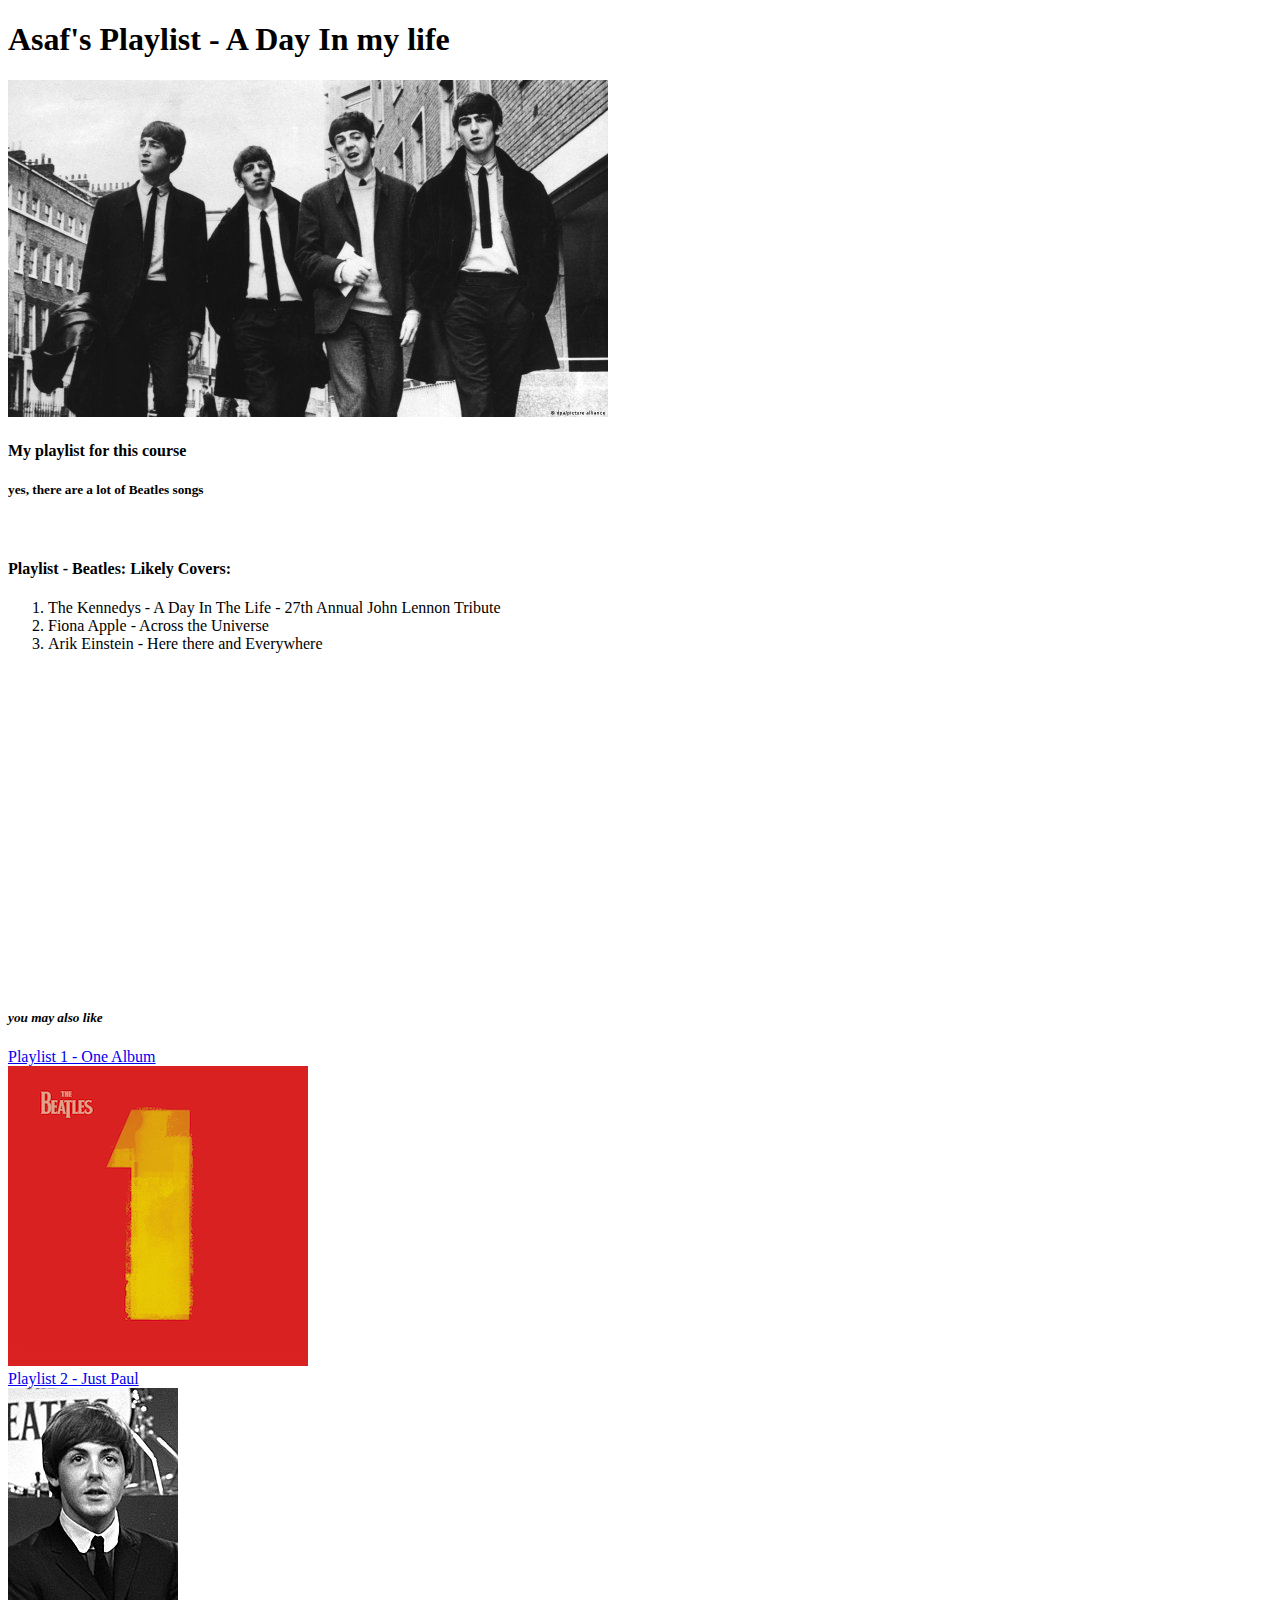
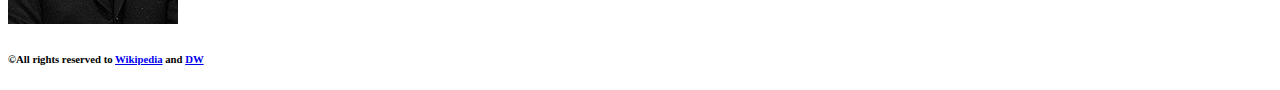
<file: ex1/index.html>
<!DOCTYPE html>
<html>
    <head>
        <title>Asaf Zafrir - In my life</title>
    </head>
    <body>
        <meta name="viewport"
        content="width=device=width,initial-scale=1.0">
        <link rel="stylesheet"
        href="http://se.shenkar.ac.il/students/2022-2023/web1/assets/style.min.css">
        <a href="#" class="logo"></a>
        <h1>
            <section>Asaf's Playlist - A Day In my life</section>
        </h1>
        <img src="./images/beatles.jpg"></img>
        <h4>My playlist for this course</h4>
        <h5>yes, there are a lot of Beatles songs</h5>
        <br>
        <h4>Playlist - Beatles: Likely Covers:</h4>
        <ol>
            <li>The Kennedys - A Day In The Life - 27th Annual John Lennon Tribute</h5>
            <li>Fiona Apple - Across the Universe</li>
            <li>Arik Einstein - Here there and Everywhere</li>
        </ol>
        <iframe width="560" height="315" src="https://www.youtube.com/embed/ZQZNPycVux4" title="YouTube video player" frameborder="0" allow="accelerometer; autoplay; clipboard-write; encrypted-media; gyroscope; picture-in-picture; web-share" allowfullscreen></iframe>
        <h5></h5>
        <h5><em>you may also like</em></h5>
        <a href="firstPlaylist/index.html"><section>Playlist 1 - One Album</section><img src="./firstPlaylist/images/The_Beatles_1_album_cover.jpg"></a>
        <a href="secondPlaylist/index.html"><section>Playlist 2 - Just Paul</section><img src="./secondPlaylist/images/Paul Then resized.jpg"></a>
        <h6>&copy;All rights reserved to <a href="https://en.wikipedia.org/wiki/1_%28Beatles_album%29" target="_blank">Wikipedia</a> and <a href="https://www.dw.com/en/how-the-beatles-career-started/a-63332022" target="_blank">DW</a></h6>
    </body>
</html>
</file>
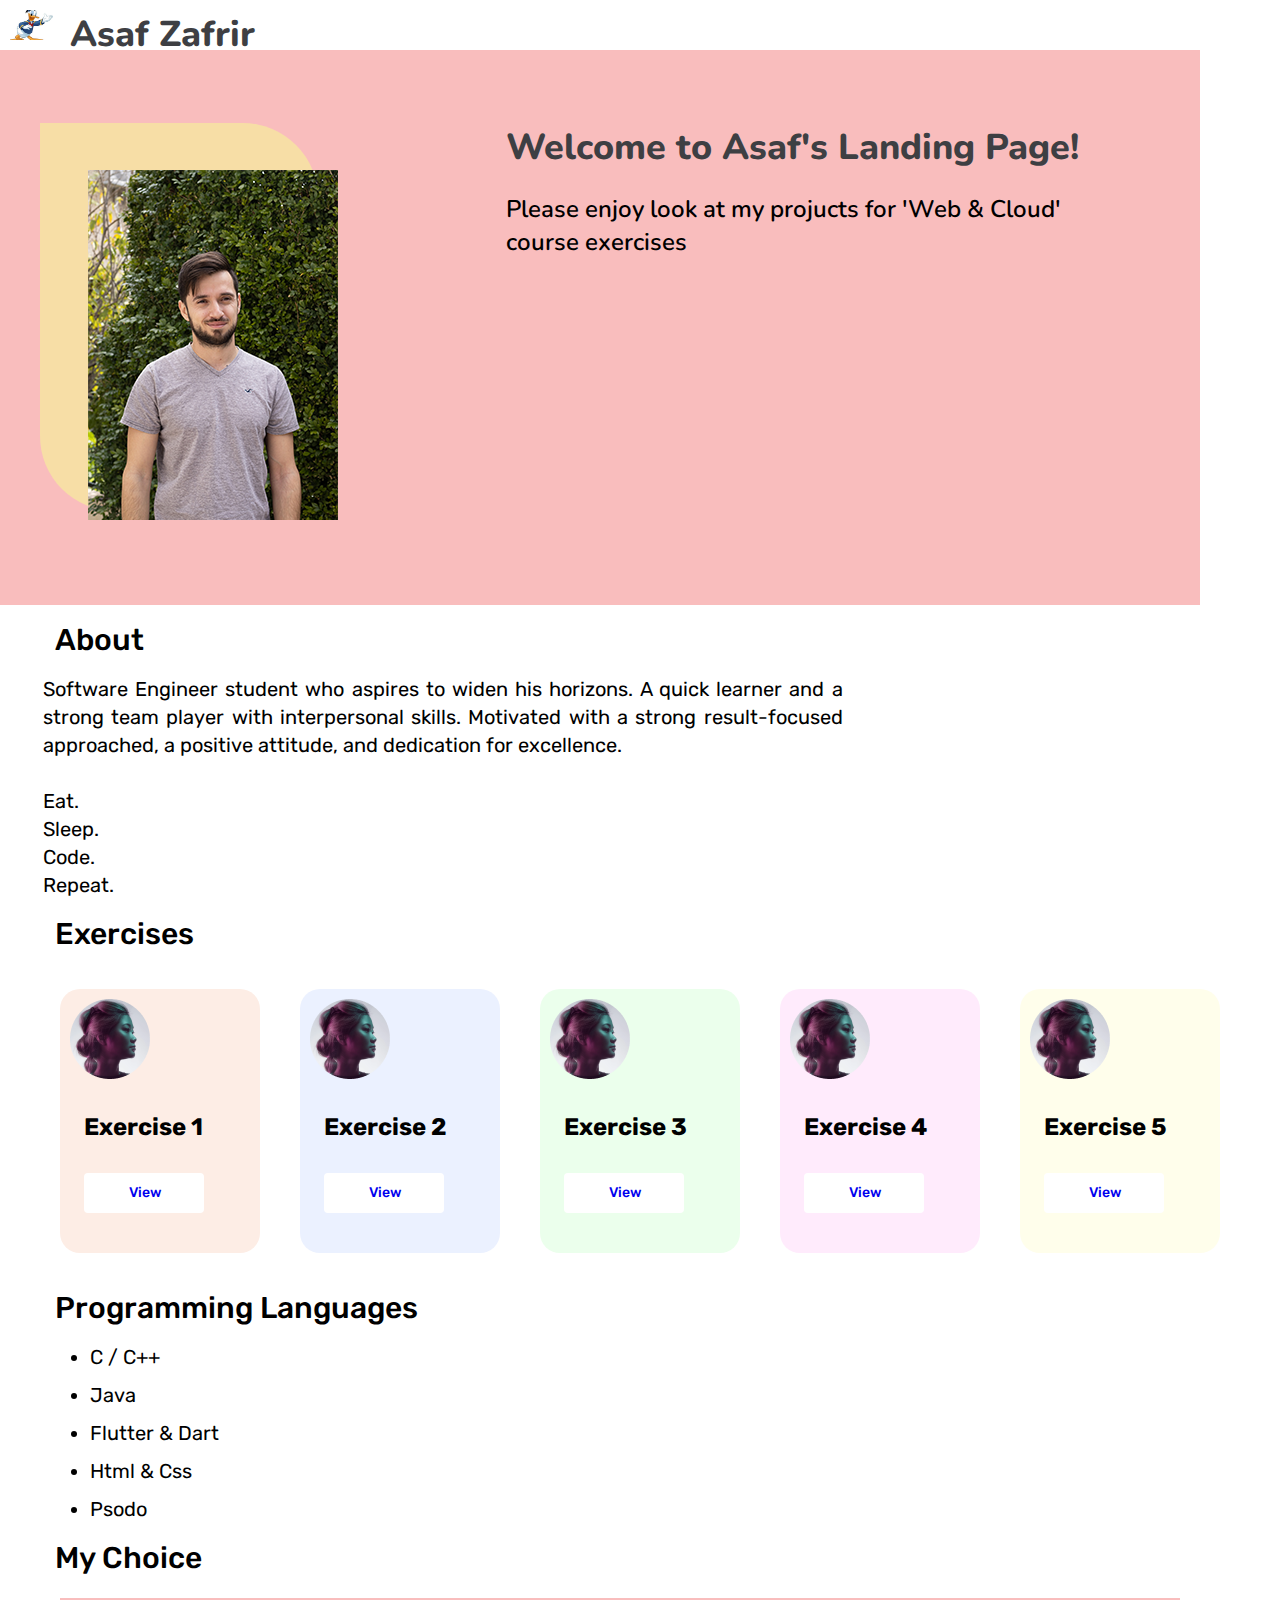
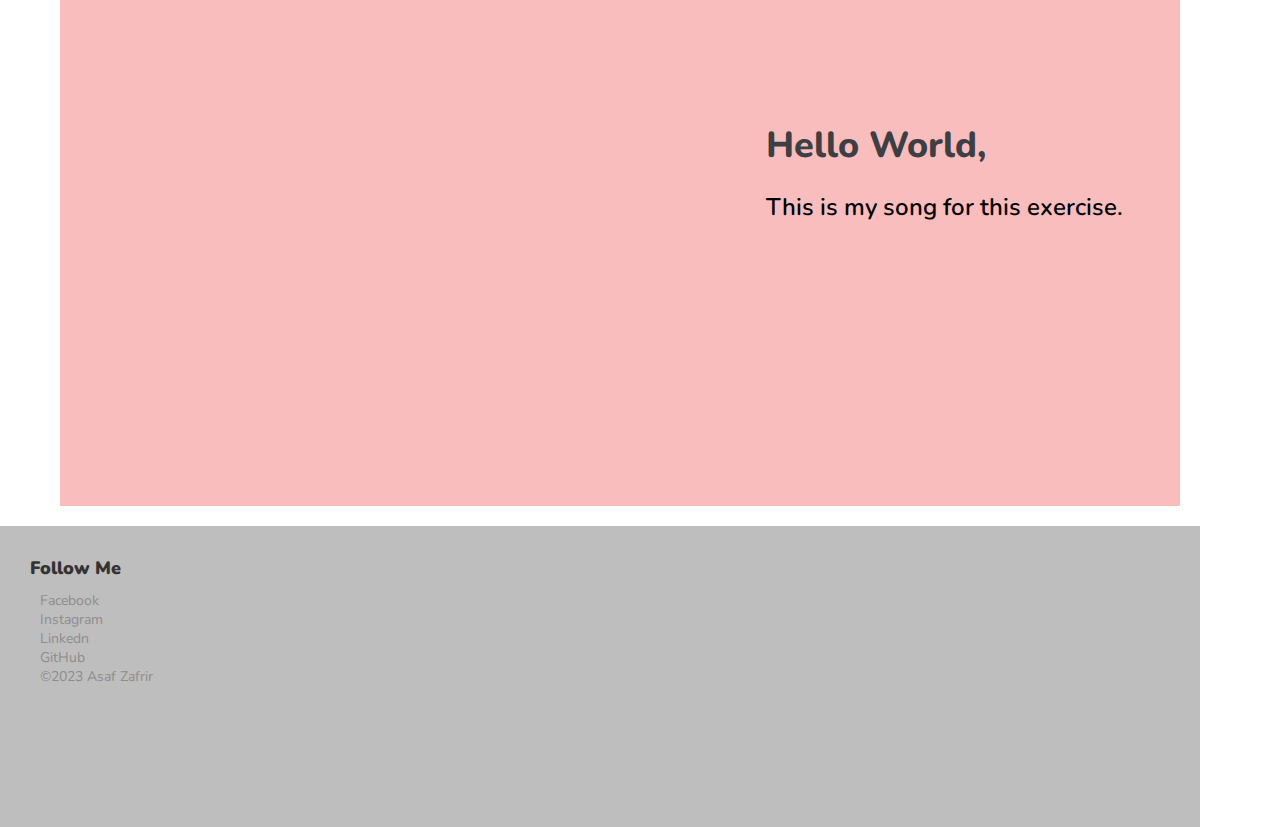
<file: ex2/index.html>
<!DOCTYPE html>
<html lang="en">
<head>
    <meta charset="UTF-8">
    <meta http-equiv="X-UA-Compatible" content="IE=edge">
    <meta name="viewport"
    content="width=device=width,initial-scale=1.0">
    <link rel="stylesheet" type="text/css" href="//fonts.googleapis.com/css?family=Rubik">
    <link rel="stylesheet" type="text/css" href="//fonts.googleapis.com/css?family=Nunito">
    <link rel="stylesheet" href="./css/css_pack.css">
    <title>Asaf Zafrir</title>
</head>
<body>
    <header>
    <a href="#" class="logo"><h1>Asaf Zafrir</h1></a>
    </header>
    <main>
        <h1>Welcome to Asaf's Landing Page!</h1>
        <h2>Please enjoy look at my projucts for 'Web & Cloud' course exercises</h2> 
        <section class="pictureBackground"></section>
        <section class="profilePicture"></section>

    </main>
    <aside>
        <h2 class="title">About</h2>
        <p>Software Engineer student who aspires to widen his horizons. A quick learner and a strong team player with interpersonal skills. Motivated with a strong result-focused approached, a positive attitude, and dedication for excellence.<br><br>Eat.<br>Sleep.<br>Code.<br>Repeat.</p>
        <h2 class="title">Exercises</h2>
        <dev class="ex_container">
            <section class="ex_card">
                <img class="card_image" src="./images/XL.png">
                <h2>Exercise 1</h2>
                <a href="./exercises/ex1/index.html" target="_blank"><span class="view_button">View</span></a>
            </section>
            <section class="ex_card">
                <img class="card_image" src="./images/XL.png">
                <h2>Exercise 2</h2>
                <a href="#"><span class="view_button">View</span></a>
            </section>
            <section class="ex_card">
                <img class="card_image" src="./images/XL.png">
                <h2>Exercise 3</h2>
                <a href="./exercises/ex3/index.html"><span class="view_button">View</span></a>
            </section>
            <section class="ex_card">
                <img class="card_image" src="./images/XL.png">
                <h2>Exercise 4</h2>
                <a href="./exercises/ex4/index.html"><span class="view_button">View</span></a>
            </section>
            <section class="ex_card">
                <img class="card_image" src="./images/XL.png">
                <h2>Exercise 5</h2>
                <a href="./exercises/ex5/index.php"><span class="view_button">View</span></a>
                </section>
        </dev>
        <h2 class="title">Programming Languages</h2>
        <ul>
            <li>C / C++</li>
            <li>Java</li>
            <li>Flutter & Dart</li>
            <li>Html & Css</li>
            <li>Psodo</li>
        </ul>
        <h2 class="title">My Choice</h2>
        <section>
            <h1 class="my_choice">Hello World,</h1>
            <h2 class="my_choice2">This is my song for this exercise.</h2>
            <iframe class="my_choice3" width="560" height="315" src="https://www.youtube.com/embed/egMWlD3fLJ8" title="YouTube video player" frameborder="0" allow="accelerometer; autoplay; clipboard-write; encrypted-media; gyroscope; picture-in-picture; web-share" allowfullscreen></iframe></section>
    </aside>
    <footer>
    <h2><b>Follow Me</b></h2>
    <a href="https://www.facebook.com/asaf.zafrir/" target="_blank">Facebook</a>
    <br>
    <a href="https://www.instagram.com/asaf_z/" target="_blank">Instagram</a>
    <br>
    <a href="https://www.linkedin.com/in/asaf-zafrir-2613ab223/" target="_blank">Linkedn</a>
    <br>
    <a href="https://github.com/asafzaf" target="_blank">GitHub</a>
    <br>
    <a class="rights" href="#">&copy;2023 Asaf Zafrir</a>
</footer>
</body>

</html>
</file>
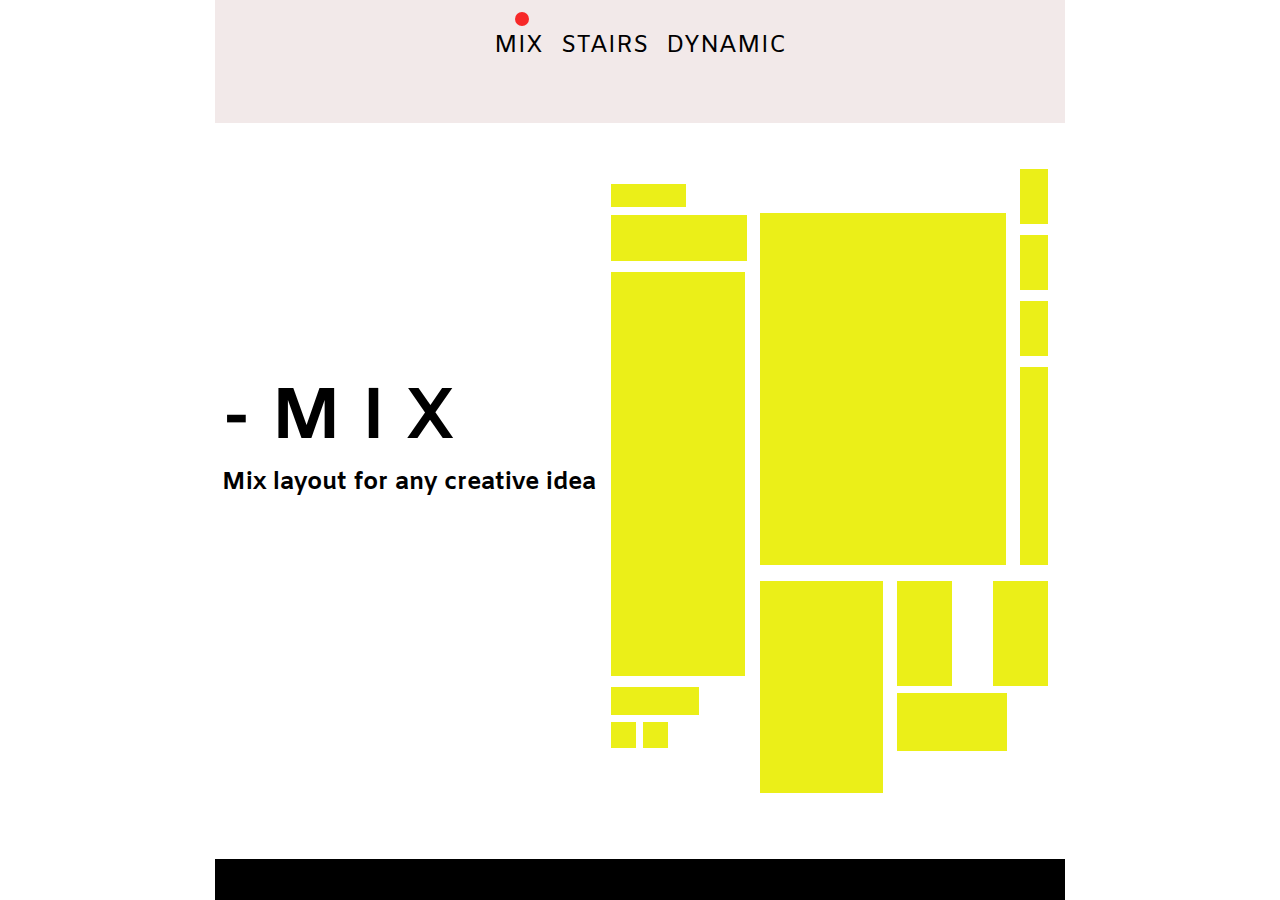
<file: ex3/index.html>
<!DOCTYPE html>
<html lang="en">
<head>
    <meta charset="UTF-8">
    <meta http-equiv="X-UA-Compatible" content="IE=edge">
    <meta name="viewport" content="width=device-width, initial-scale=1.0">
    <link rel="stylesheet" href="./css/css_pack.css">
    <link rel="stylesheet" type="text/css" href="//fonts.googleapis.com/css?family=Amiko">
    <title>Layout 1 - index</title>
</head>
<body>
    <header id="wrapper">
        <ul class="navigation">
            <!-- <div id="ellipse_layout1"></div> -->
            <li><a href="index.html">MIX</a><section class="ellipse_layout"></section></li>
            <li><a href="layout2.html">STAIRS</a></li>
            <li><a href="layout3.html">DYNAMIC</a></li>
        </nav>
    </header>
    <div id="wrapper" style="display: block;">
        <main id="layout1_main">
            <section>
                <h1>- M I X</h1>
                <h3>Mix layout for any creative idea</h3>
            </section>
            <section style="display: flex; justify-content: center; margin-top: 91px;">
                <section style="clear: unset;">
                    <section id="yellow_square" class="rectangle1"></section>
                    <section id="yellow_square" class="rectangle2"></section>
                    <section id="yellow_square" class="rectangle3"></section>
                    <section id="yellow_square" class="rectangle4"></section>
                    <div style="display: flex;">
                        <section id="yellow_square" class="rectangle5"></section>
                        <section id="yellow_square" class="rectangle5"></section>
                    </div>
                </section>
                <section style="clear: unset;">
                    <section style="clear: unset; display: flex; align-items: end;">
                        <section id="yellow_square" class="rectangle6"></section>
                        <div>
                            <section id="yellow_square" class="rectangle9"></section>
                            <section id="yellow_square" class="rectangle9"></section>
                            <section id="yellow_square" class="rectangle9"></section>
                            <section id="yellow_square" class="rectangle10"></section>
                        </div>
                    </section>
                    <div class="flex_box">
                        <section id="yellow_square" class="rectangle7"></section>
                        <div>
                            <section class="flex_box">
                                <section id="yellow_square" class="rectangle8"></section>
                                <section id="yellow_square" class="rectangle8"></section>
                            </section>
                            <section id="yellow_square" class="rectangle11"></section>

                        </div>
                    </div>
                </section>
            </section>
        </main>
    </div> 
    <section id="wrapper">
        <footer>
        </footer>
    </section>
</body>
</html>
</file>
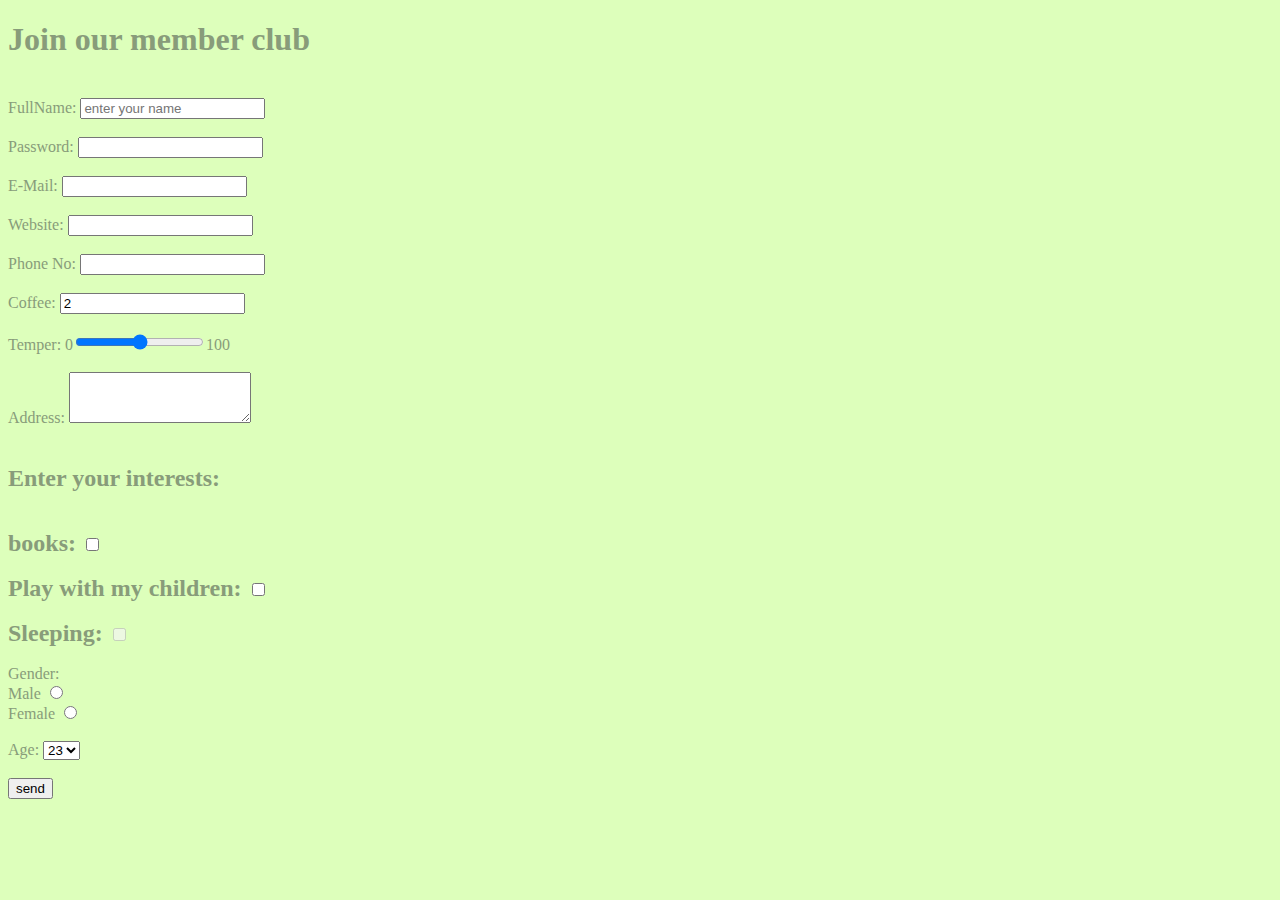
<file: ex4/index.html>
<!DOCTYPE html>
<html lang="en">
<head>
    <meta charset="UTF-8">
    <meta http-equiv="X-UA-Compatible" content="IE=edge">
    <meta name="viewport" content="width=device-width, initial-scale=1.0">
    <link href="https://cdn.jsdelivr.net/npm/bootstrap@5.3.0-alpha3/dist/css/bootstrap.min.css" rel="stylesheet" integrity="sha384-KK94CHFLLe+nY2dmCWGMq91rCGa5gtU4mk92HdvYe+M/SXH301p5ILy+dN9+nJOZ" crossorigin="anonymous">
    <script src="https://cdn.jsdelivr.net/npm/bootstrap@5.3.0-alpha3/dist/js/bootstrap.bundle.min.js" integrity="sha384-ENjdO4Dr2bkBIFxQpeoTz1HIcje39Wm4jDKdf19U8gI4ddQ3GYNS7NTKfAdVQSZe" crossorigin="anonymous"></script>
    <link rel="stylesheet" href="./css/css_pack.css">
    <script src="./js/jscript.js"></script>
    <title>Document</title>
</head>
<body>
    <div class="container">
        <form action="http://se.shenkar.ac.il/teach/web1/get_form3.php" method="get">
            <h1 class="center">Join our member club</h1><br>
            FullName: <input type="text" name="fullName" placeholder="enter your name" value="" class="form-control"><br><br>
            Password: <input type="password" name="pass" value="" class="form-control"><br><br>
            E-Mail:   <input type="email" name="mail" value="" class="form-control"><br><br>
            Website:  <input type="url" name="website" value="" class="form-control"><br><br>
            Phone No: <input type="tel" name="phone" value="" class="form-control"><br><br>
            Coffee: <input type="number" name="phone" value="2" class="form-control"><br><br>
            Temper: 0<input type="range" name="temper" value="50" min="0" max="100" class="form-control">100<br><br>
            Address: <textarea name="address" rows="3" cols="20" class="form-control"></textarea><br><br>
            <h2>Enter your interests:</h2><br>
            <label> books: <input type="checkbox" name="interests[]" value="Reading"></label><br><br>
            <label>Play with my children: <input type="checkbox" name="interests[]" value="Play with childrens"></label><br><br>
            <label>Sleeping: <input type="checkbox" name="interests[]" value="Sleeping" disabled></label><br><br>
            Gender:<br>
            Male <input type="radio" name="gender" value="male"><br>
            Female <input type="radio" name="gender" value="female"><br><br>
            Age: <select required name="age">
                <option value="23">23</option>
                <option value="24">24</option>
                <option value="25">25</option>
                <option value="26">26</option>
                <option value="27">27</option>
                <option value="28">28</option>
                <option value="29">29</option>
                <option value="30">30</option>
                <option value="31">31</option>
                <option value="32">32</option>
                <option value="33">33</option>
                <option value="34">34</option>
                <option value="35">35</option>
                <option value="36">36</option>
                <option value="37">37</option>
                <option value="38">38</option>
            </select><br><br>
            <input type="submit" value="send" id="submit">
        </form>
    </div>
</body>
</html>
</file>
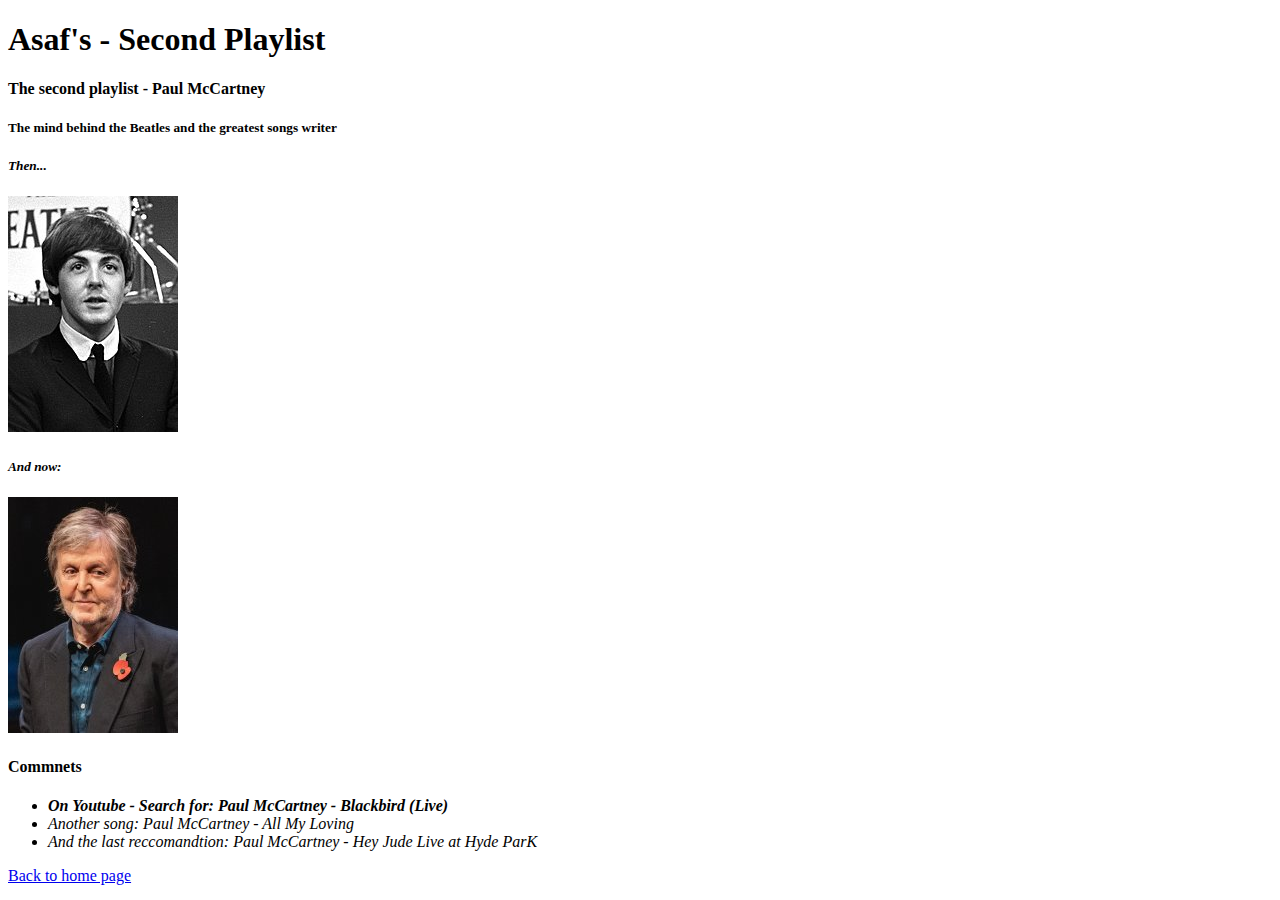
<file: ex1/secondPlaylist/index.html>
<!DOCTYPE html>
<html>
    <head>
        <title>Asaf Zafrir - Second playlist</title>
    </head>
    <body>
        <meta name="viewport"
        content="width=device=width,initial-scale=1.0">
        <link rel="stylesheet"
        href="http://se.shenkar.ac.il/students/2022-2023/web1/assets/style.min.css">
        <h1>
            <section>Asaf's - Second Playlist</section>
        </h1>
        <h4>The second playlist - Paul McCartney</h4>
        <h5>The mind behind the Beatles and the greatest songs writer</h5>
        <h5><em>Then...</em></h5>
        <img src="./images/Paul Then resized.jpg" alt="Paul McCartney - Then" title="Paul McCartney - Then"></img>
        <h5><em>And now:</em></h5>
        <img src="./images/Paul Now resized.jpg" alt="Paul McCartney - Now" title="Paul McCartney - Now"></img>
        <h4>Commnets</h4>
        <ul>
            <li><i><b>On Youtube - Search for: Paul McCartney - Blackbird (Live)</b></i></li>
            <li><i>Another song: Paul McCartney - All My Loving</i></li>
            <li><i>And the last reccomandtion: Paul McCartney - Hey Jude Live at Hyde ParK</i></li>
        </ul>
        <a href="../index.html">Back to home page</a>
</html>
</file>
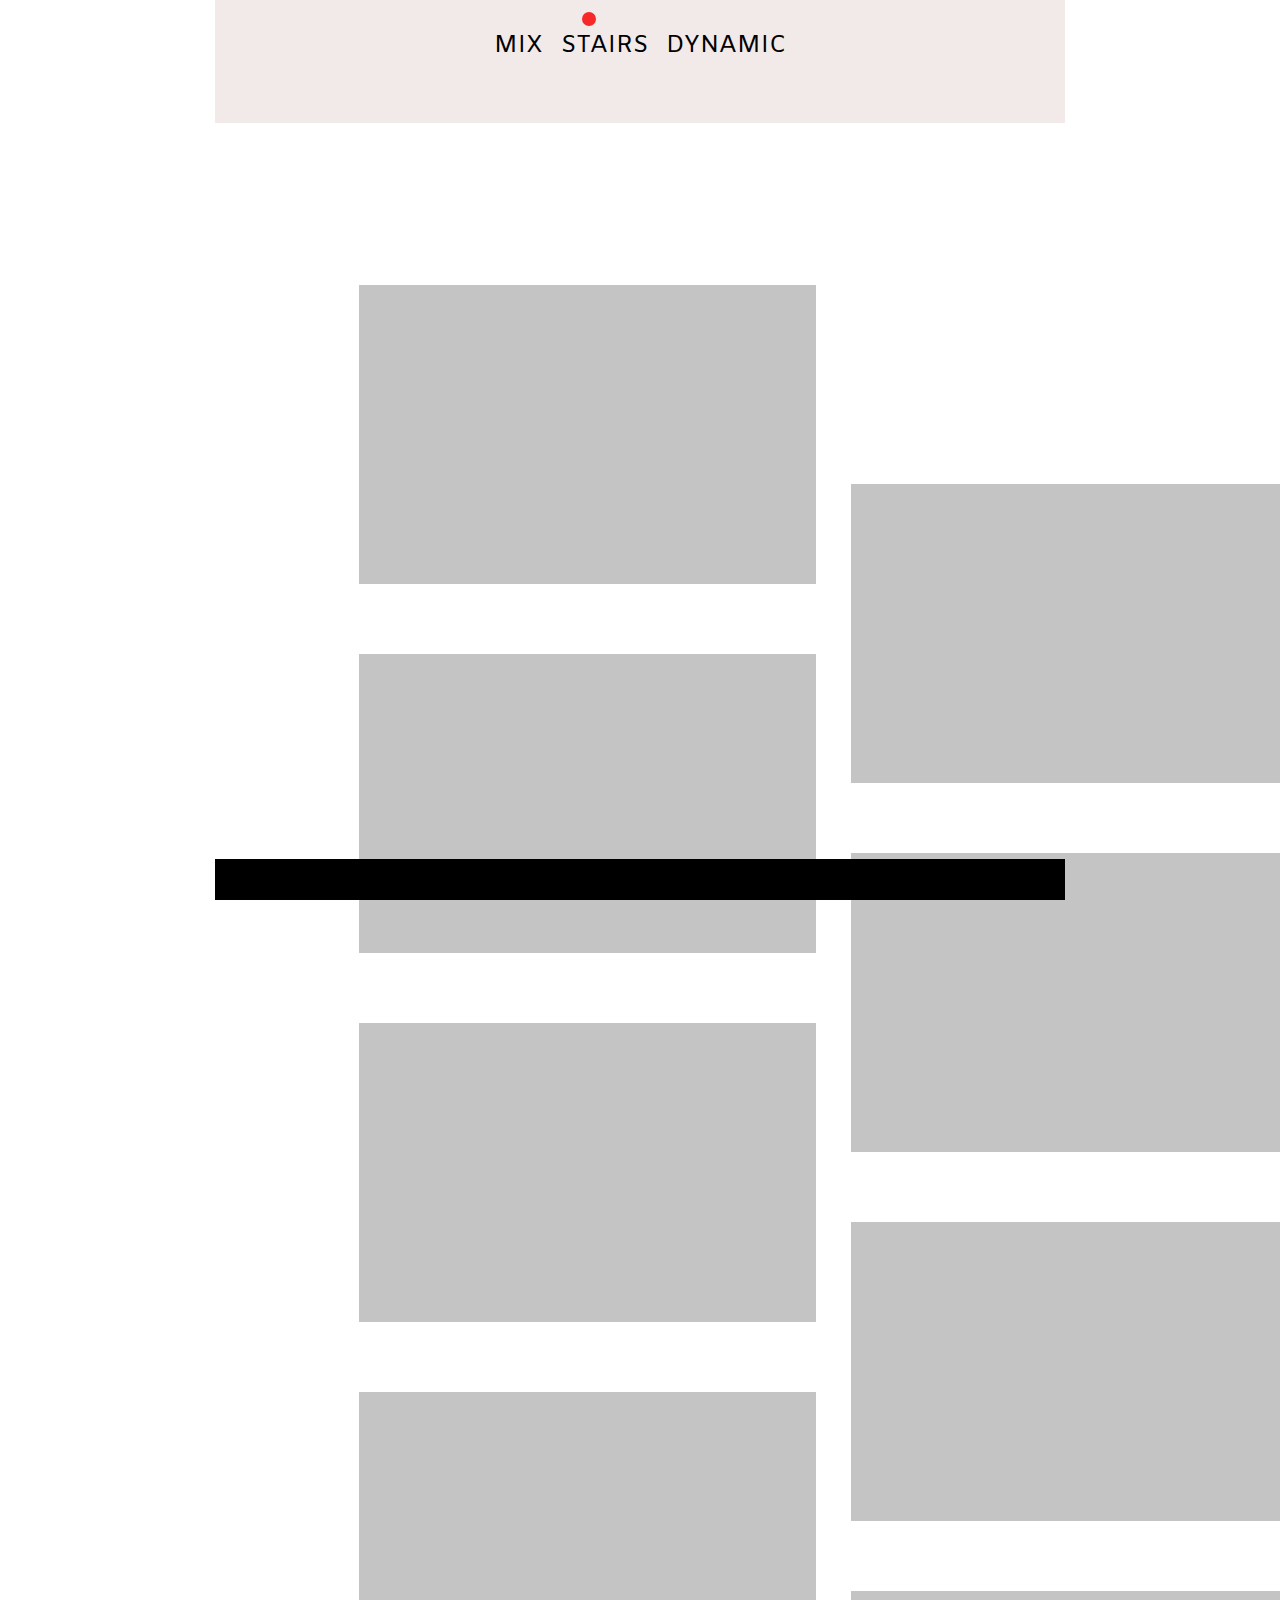
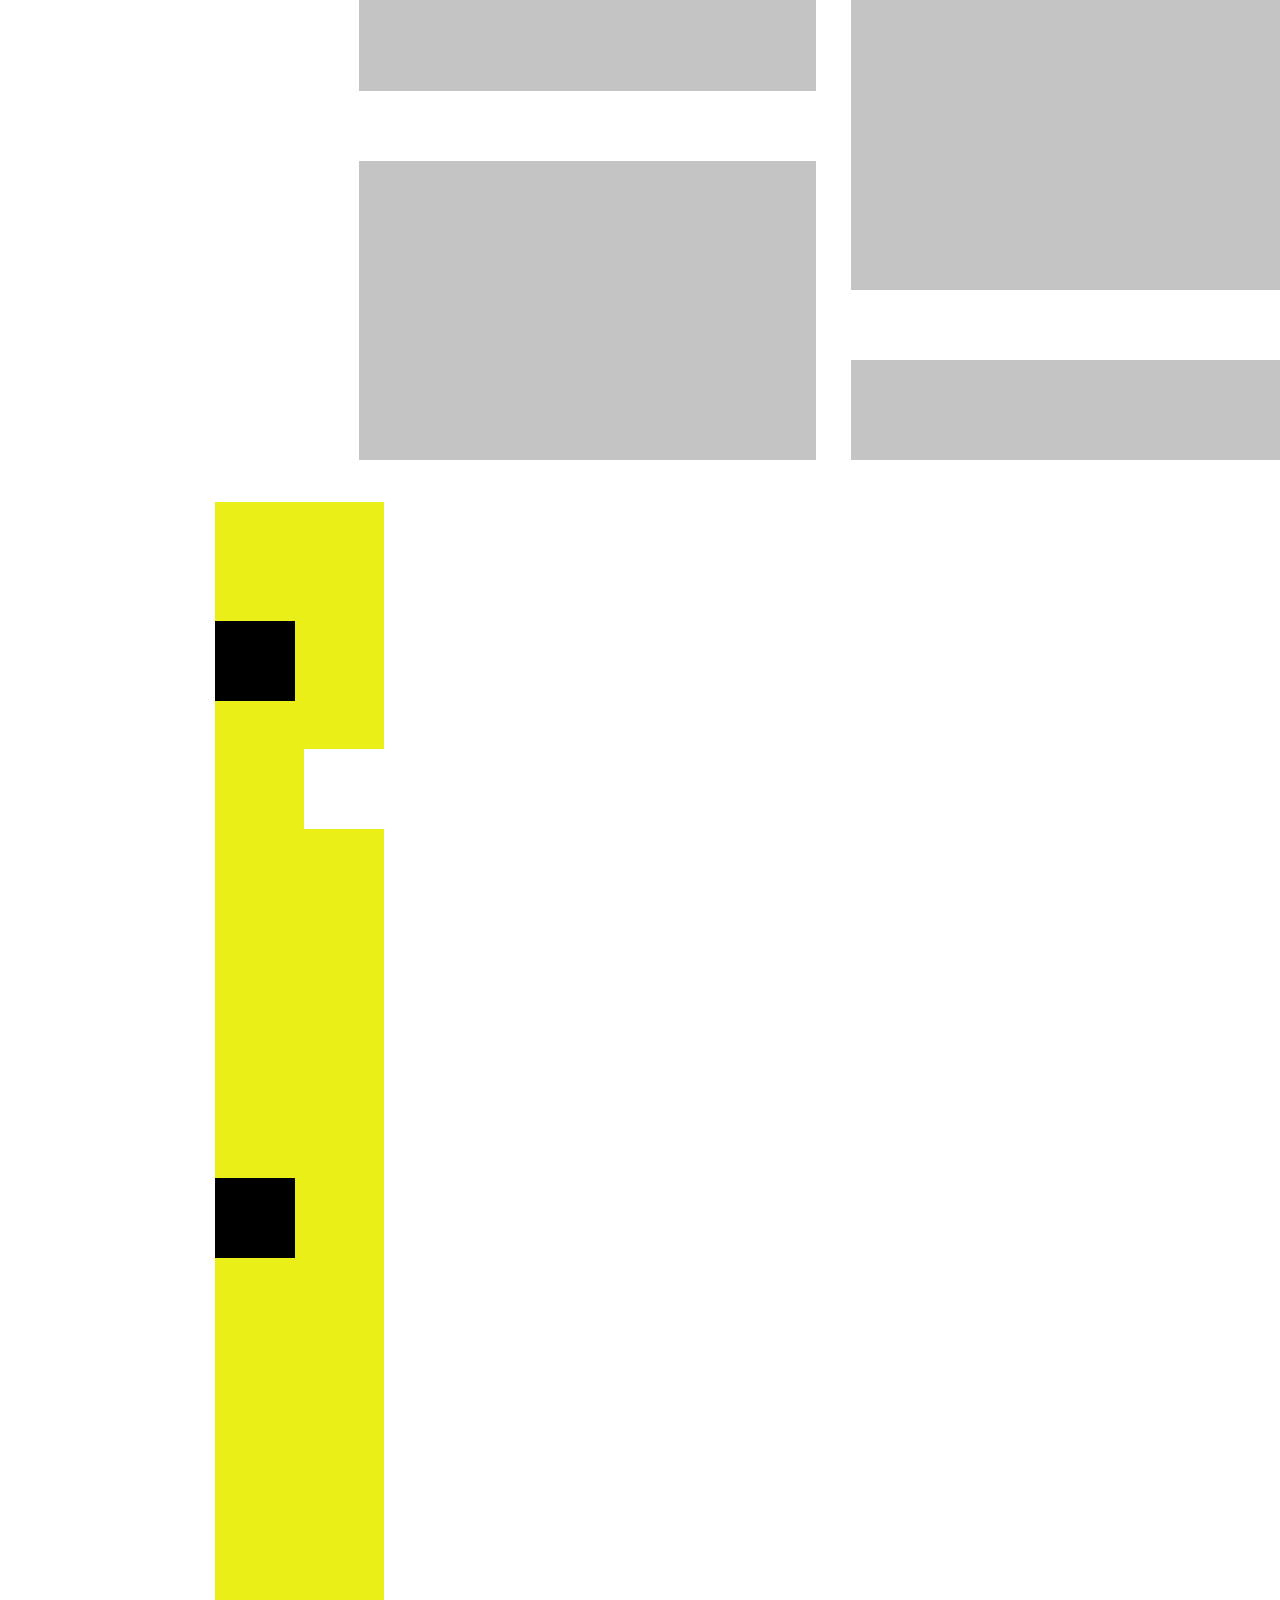
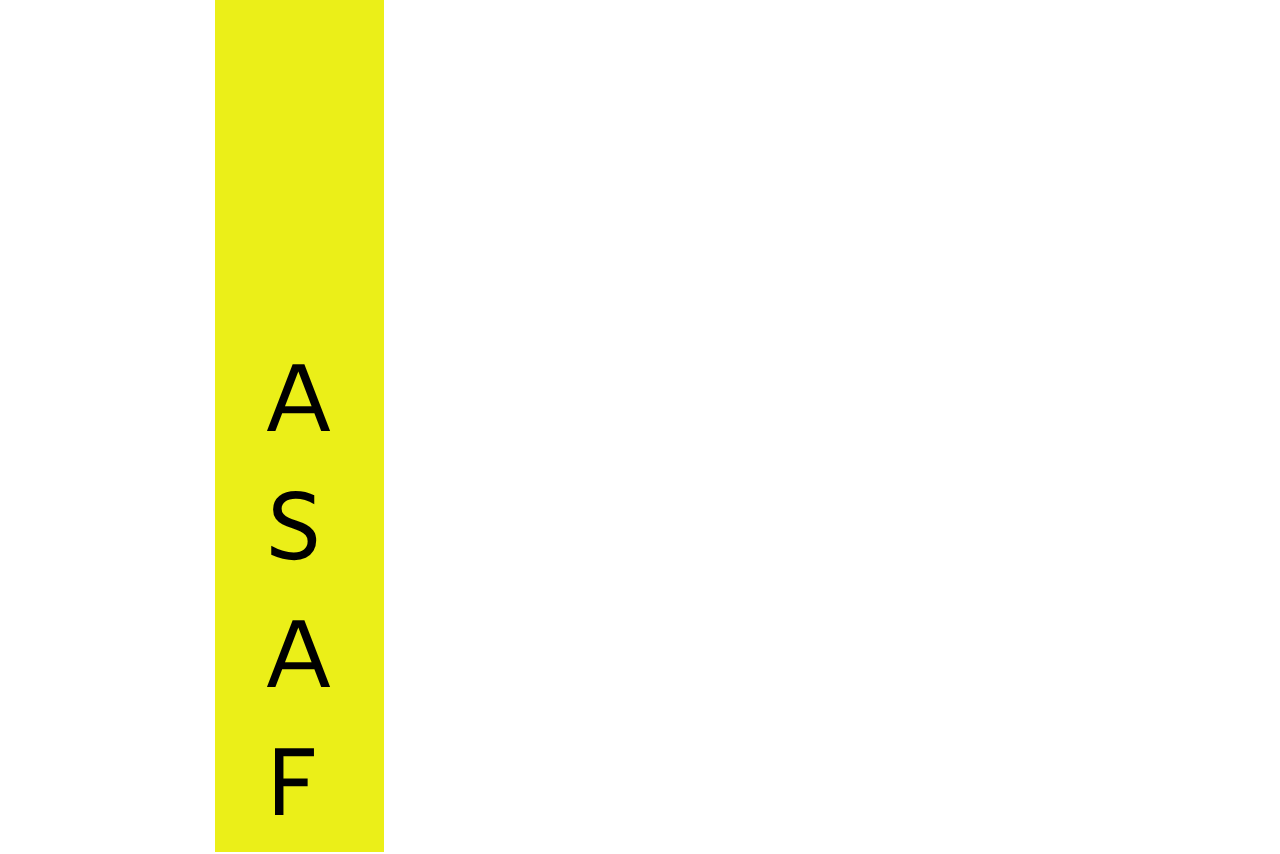
<file: ex3/layout2.html>
<!DOCTYPE html>
<html lang="en">
<head>
    <meta charset="UTF-8">
    <meta http-equiv="X-UA-Compatible" content="IE=edge">
    <meta name="viewport" content="width=device-width, initial-scale=1.0">
    <link rel="stylesheet" href="./css/css_pack.css">
    <link rel="stylesheet" type="text/css" href="//fonts.googleapis.com/css?family=Amiko">
    <title>Layout 2</title>
</head>
<body>
    <header id="wrapper">
        <ul class="navigation">
            <!-- <div id="ellipse_layout2"></div> -->
            <li><a href="index.html">MIX</a></li>
            <li><a href="layout2.html">STAIRS</a><section class="ellipse_layout"></section></li>
            <li><a href="layout3.html">DYNAMIC</a></li>
        </nav>
    </header>
    <div id="wrapper">
        <main id="layout2_main">
            <section>
                <ul class="rectangle_list">
                    <li></li>
                    <li></li>
                    <li></li>
                    <li></li>
                    <li style="margin-bottom: 0px;"></li>
                </ul>
            </section>
            <section>
                <ul class="rectangle_list" style="margin-top: 200px;">
                    <li></li>
                    <li></li>
                    <li></li>
                    <li></li>
                    <li style="height: 100px; margin: 0px;"></li>
                </ul>
            </section>
        </main>
        <aside>
            <section class="square_black square1"></section>
            <section class="square_white square3"></section>
            <section class="square_black square2"></section>
            <!-- <section id="square_white" class="square3"></section> -->
            <ul class="name">
                <li><a href="https://en.wikipedia.org/wiki/Cacatua" target="_blank">A</a></li>
                <li><a href="https://en.wikipedia.org/wiki/Coffee" target="_blank">S</a></li>
                <li><a href="https://en.wikipedia.org/wiki/Pineapple" target="_blank">A</a></li>
                <li><a href="https://en.wikipedia.org/wiki/London" target="_blank">F</a></li>
            </ul>
        </aside>
    </div>
    <section id="wrapper">
        <footer>
        </footer>
    </section>
</body>
</html>
</file>
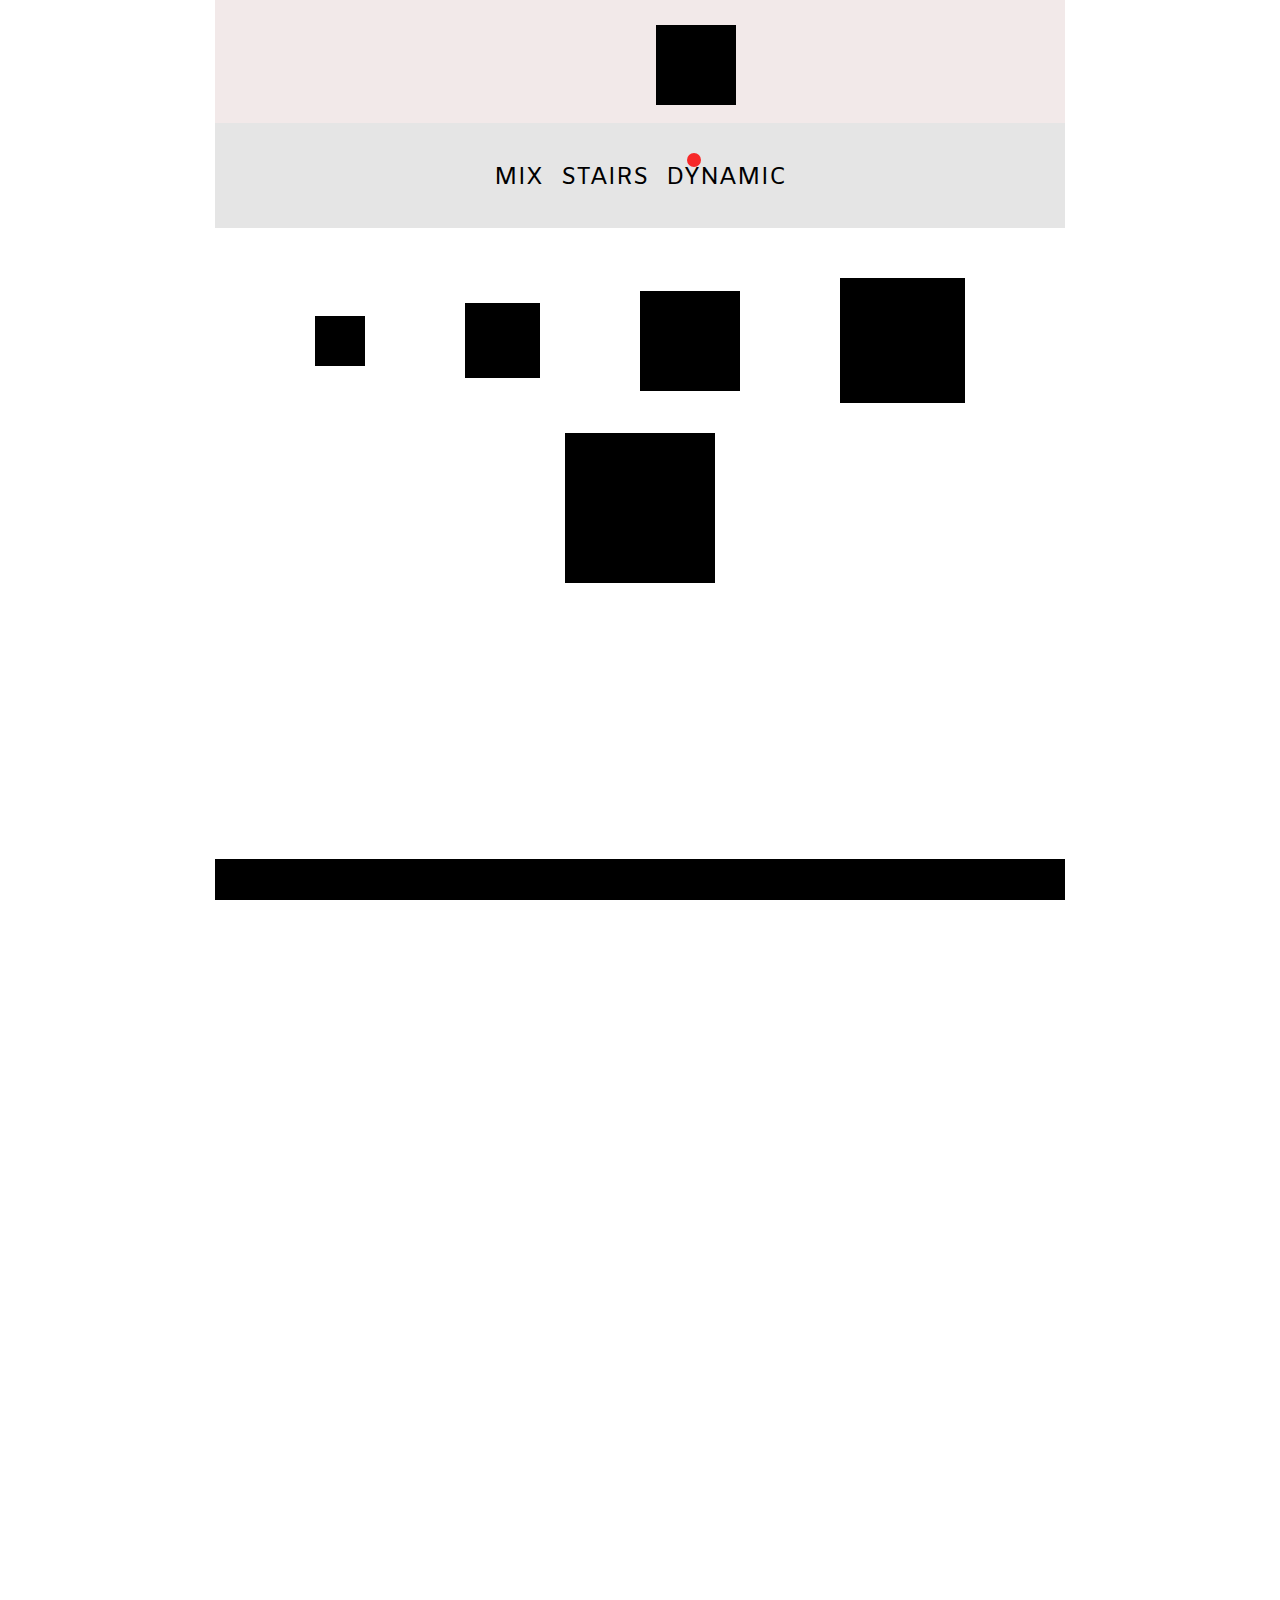
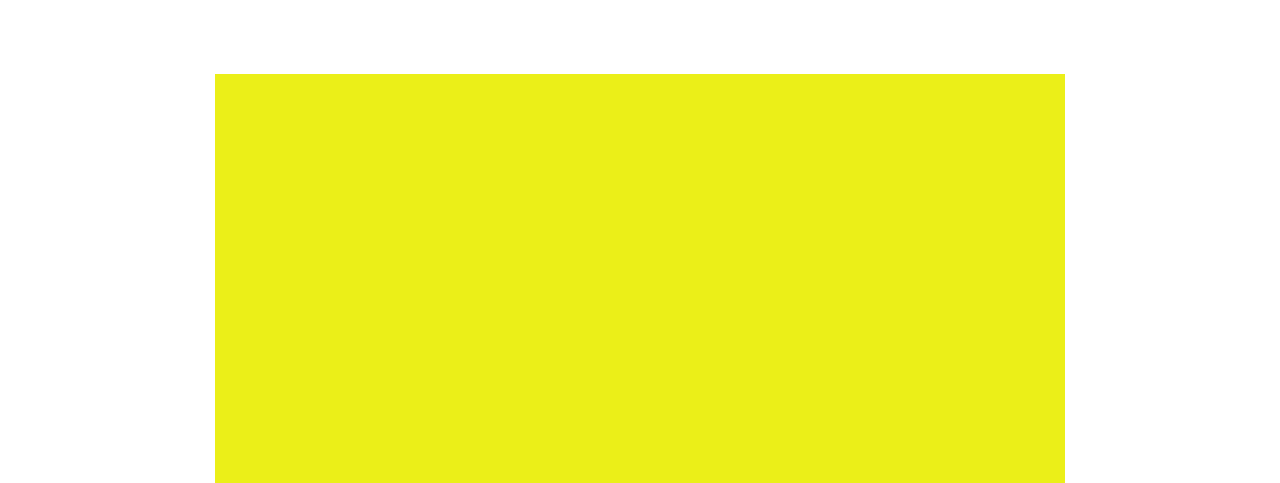
<file: ex3/layout3.html>
<!DOCTYPE html>
<html lang="en">
<head>
    <meta charset="UTF-8">
    <meta http-equiv="X-UA-Compatible" content="IE=edge">
    <meta name="viewport" content="width=device-width, initial-scale=1.0">
    <link rel="stylesheet" href="./css/css_pack.css">
    <link rel="stylesheet" type="text/css" href="//fonts.googleapis.com/css?family=Amiko">
    <script src="js/jquery-3.6.4.min.js"></script>
    <script src="./js/js.js"></script>
    <title>Layout 3</title>
</head>
<body>
    <header id="wrapper">
        <section id="side_square" class="square_black square4"></section>
    </header>
    <section id="wrapper">
        <aside id="layout3_aside">
            <ul class="navigation">
                <!-- <div id="ellipse_layout3"></div> -->
                <li><a href="index.html">MIX</a></li>
                <li><a href="layout2.html">STAIRS</a></li>
                <li><a href="layout3.html">DYNAMIC</a><section class="ellipse_layout"></section></li>
            </ul>
        </aside>
        <main id="layout3_main">
            <!-- <div id="DropHere"></div> -->
        </main>
        <section id="layout3_aside2">
        </section>
    </section>
    <section id="wrapper">
        <section id="layout3_bottom"></section>
    </section>
    <section id="wrapper">
        <footer>
        </footer>
    </section>
    <script>
        initArr(50, 25, 5);
    </script>
</body>
</html>
</file>
<file: ex2/css/css_pack.css>
* { margin: 0; padding: 0; }

a {
    text-decoration: none;
}

.logo {
    display: block;
    background-image: url(../images/rsz_rsz_donald_duck-xmini.png);
    background-repeat: no-repeat;
    background-size: contain;
    margin: 10px;
    height: 30px;
    /* width: 30px; */
}

.logo h1 {
    position: relative;
    left: 60px;
    text-decoration: none;
    font-family: 'Nunito';
    font-style: normal;
    font-weight: 800;
    font-size: 36px;
    line-height: 49px;

    color: #3E3F43;
}

main {
    display: block;
    width: 1200px;
    height: 555px;
    left: 0px;
    top: 123px;

    background: #F9BDBD;
}

.profilePicture {
    display: block;
    position: absolute;
    width: 250px;
    height: 350px;
    left: 88px;
    top: 170px;

    background-repeat: no-repeat;
    background-image: url(../images/profilepicture.png);
}

.pictureBackground {
    position: absolute;
    width: 278px;
    height: 388px;
    left: 40px;
    top: 123px;

    border-top-right-radius: 75px;
    border-bottom-left-radius: 75px;

    background: #F7DEA6;
}

main h1 {
    position: absolute;
    width: 600px;
    height: 98px;
    left: 506px;
    top: 123px;

    font-family: 'Nunito';
    font-style: normal;
    font-weight: 800;
    font-size: 36px;
    line-height: 49px;

    color: #3E3F43;
}

main h2 {
    position: absolute;
    width: 600px;
    height: 66px;
    left: 506px;
    top: 193px;

    font-family: 'Nunito';
    font-style: normal;
    font-weight: 600;
    font-size: 24px;
    line-height: 33px;

    color: #000000;
}

.title {
    position: relative;
    width: auto;
    height: 40px;
    left: 40px;
    margin: 15px;

    font-family: 'Rubik';
    font-style: normal;
    font-weight: 500;
    font-size: 30px;
    line-height: 40px;
    /* identical to box height, or 133% */


    color: #000000;

}

aside p {
    position: relative;
    left: 3.33%;
    right: 34.92%;
    width: 800px;
    font-family: 'Rubik';
    font-style: normal;
    font-weight: 400;
    font-size: 20px;
    line-height: 140.62%;

    text-align: justify;

    color: #000000;

}

.ex_container {
    width: 1200px;
    display: flex;
    justify-content: space-around;
}

.ex_card {
    display: grid;
    height: 264px;
    width: 200px;
    border-radius: 20px;
    overflow: hidden;
}

.ex_card h2 {
    position: absolute;
    font-family: 'Rubik';
    font-size: 16;
    left: 24px;
    bottom: 112px;
}

.ex_card:nth-child(1) {
    background-color: #FDEDE5;
}

.ex_card:nth-child(2) {
    background-color: #EBF1FF;
}

.ex_card:nth-child(3) {
    background-color: #EBFFEC;
}

.ex_card:nth-child(4) {
    background-color: #FFEBFC;
}

.ex_card:nth-child(5) {
    background-color: #FFFEEB;
}

.ex_card a {
    position: absolute;
    background-color: #FFFFFF;
    width: 120px;
    height: 40px;
    left: 24px;
    top: 184px;
    text-decoration: none;
    font-family: 'Rubik';
    font-style: normal;
    font-weight: 500;
    font-size: 14px;
    line-height: 24px;
    text-align: center;
    border-radius: 4px;
}

.view_button {
    position: absolute;
    height: 24px;
    left: 16.84px;
    right: 14.74px;
    top: 8px;
}

.card_image {
    position: absolute;
    left: 10px;
    top: 10px;
}

li {
    position: relative;
    margin: 10px;
    left: 80px;
    font-family: 'Rubik';
    font-style: normal;
    font-weight: 400;
    font-size: 20px;
    line-height: 140.62%;
    /* or 28px */

    text-align: justify;

    color: #000000;
}

aside section {
    position: relative;
    margin: 20px;
    width: 1120px;
    height: 508px;
    left: 40px;

background: #F9BDBD;
}

.my_choice {
    position: absolute;
    width: 600px;
    height: 98px;
    left: 706px;
    top: 123px;

    font-family: 'Nunito';
    font-style: normal;
    font-weight: 800;
    font-size: 36px;
    line-height: 49px;

    color: #3E3F43;
}

.my_choice2 {
    position: absolute;
    width: 600px;
    height: 66px;
    left: 706px;
    top: 193px;

    font-family: 'Nunito';
    font-style: normal;
    font-weight: 600;
    font-size: 24px;
    line-height: 33px;

    color: #000000;
}

.my_choice3 {
    position: absolute;
    left: 40px;
    top: 100px;
}

footer {
    display: block;
    position: absolute;
    width: 1200px;
    height: 301px;

    background: #bebebe;
}

footer h2 {
    position: relative;
    /* width: 81px; */
    height: 25px;
    left: 30px;
    top: 30px;

    font-family: 'Nunito';
    font-style: normal;
    font-weight: 600;
    font-size: 18px;
    line-height: 25px;
    /* identical to box height */

    color: #333333;
}

footer a {
    position: relative;
    width: 60px;
    height: 19px;
    top: 40px;
    left: 40px;

    text-decoration: none;
    font-family: 'Nunito';
    font-style: normal;
    font-weight: 400;
    font-size: 14px;
    line-height: 19px;
    /* identical to box height */

    color: #8D8D8D;
}

footer a:hover {
        color: #f0f1f0;
        text-decoration:underline;
}

.rights {
    position: relative;
    bottom: 10px;

    text-decoration: none;
    font-family: 'Nunito';
    font-style: normal;
    font-weight: 400;
    font-size: 14px;
    line-height: 19px;
}
</file>
<file: ex3/css/css_pack.css>
* { margin: 0px; padding: 0px; }

#wrapper {
    width: 1440px;
    margin: 0px auto;
    display: flex;
}

.flex_box {
    display: flex;
}

header {
    display: block;
    width: 1440px;
    height: 123px;
    
    justify-content: center;
    align-items: center;

    background: #F2E9E9;
}

ul.navigation {
    display: flex;
    list-style-type: none;

    justify-content: center;

    padding: 52px 0;
}

ul.navigation li a {
    list-style-type: none;

    text-decoration: none;
    color: #000;

    margin: 9px;
    font-family: 'Amiko';
    font-style: normal;
    font-weight: 400;
    font-size: 24px;
    line-height: 32px;
}

ul.navigation li a:hover {
    color: goldenrod;
}

#layout1_main {
    display: flex;
    margin: 0 auto;
    align-content: space-around;
    align-items: center;
    justify-items: stretch;
    justify-content: space-around;
    width: 881px;
    height: 624px;
}

#layout2_main {
    display: flex;
    align-items: center;
    margin-top: 119px;

    justify-items: center;
    justify-content: center;
    width: 1271px;
    height: 1860px;
}

#layout3_main {
    display: flex;
    flex-wrap: wrap;
    padding: 50px;
    align-items: start;
    align-content: flex-start;

    justify-items: start;
    justify-content: start;
    width: 964px;
    height: 995px;
}

ul.rectangle_list {
    display: block;
}



ul.rectangle_list li  {
    display: block;
    height: 299px;
    width: 457px;
    margin-bottom: 70px;
    margin-right: 35px;
    background: #C4C4C4; 
}

main>section>h1 {
    /* display: flex; */
    font-family: 'Amiko';
    font-style: normal;
    font-weight: 700;
    font-size: 72px;
    line-height: 96px;
}

main>section>h3 {
    /* display: flex; */
    font-family: 'Amiko';
    font-style: normal;
    font-weight: 700;
    font-size: 24px;
    line-height: 32px;
}

aside {
    /* float: right; */
    display: block;
    width: 169px;
    height: 1950px;
    background: #EBEF18;
}

#layout3_aside {
    width: 372px;
    height: 995px;
    background: #E5E5E5;
}

#layout3_aside2 {
    width: 104px;
    height: 995px;
    background: rgba(24, 71, 239, 0.3);
}

#layout3_bottom {
    width: 1440px;
    height: 463px;
    background: #EBEF18;
}

aside>ul.name {
    position: relative;
    top: 1200px;
    left: 48px;
}

aside>ul>li {
    list-style-type: none;

    text-decoration: none;
}

aside>ul>li a {
    list-style-type: none;

    text-decoration: none;

    font-family: 'Amiko';
    font-style: normal;
    font-weight: 400;
    font-size: 96px;
    line-height: 128px;
    display: flex;
    align-items: flex-end;
    text-align: center;

    color: #000000;
}

.square_black {
    display: grid;
    align-items: center;
    background: #000000;
    height: 80px;
    width: 80px;
}

.square_white {
    display: block;
    background: #ffffff;
    height: 80px;
    width: 80px;
}

.square1 {
    position: relative;
    top: 119px;
}

.square2 {
    position: relative;
    top: 516px;
}

.square3 {
    position: relative;
    top: 167px;
    left: 89px;
}

.square4 {
    
    position: relative;
    left: 656px;

    background: linear-gradient(0deg, #000000, #000000), #000000;
}

footer {
    display: block;
    width: 1440px;
    height: 41px;
    position: fixed;
    bottom: 0px;

    background: #000000;
}

.ellipse_layout {
    position: relative;
    width: 14px;
    height: 14px;
    bottom: 50px;
    left: 30px;

    border-radius: 14px;

    background: #F72828;
}

#yellow_square {
    display: block;
    background: #EBEF18;
}

.rectangle1 {
    margin-top: 15px;
    width: 75px;
    height: 23px;
    margin-bottom: 8px;
}

.rectangle2 {
    height: 46px;
    width: 136px;
    margin-bottom: 11px;
}

.rectangle3 {
    height: 404px;
    width: 134px;
    margin-bottom: 11px;
    margin-right: 15px;
}

.rectangle4 {
    height: 28px;
    width: 88px;
    margin-bottom: 7px;
}

.rectangle5 {
    height: 26px;   
    width: 25px;
    margin-right: 7px;
}

.rectangle6 {
    margin-top: 15px;
    height: 352px;
    width: 246px;
    margin-right: 14px;
    margin-bottom: 16px;
}

.rectangle7 {
    height: 212px;
    width: 123px;
    margin-right: 14px;
}

.rectangle8 {
    height: 105px;
    width: 55px;
    margin-right: 41px;
    margin-bottom: 7px;
}

.rectangle9 {
    height: 55px;
    width: 28px;
    margin-bottom: 11px;
}

.rectangle10 {
    height: 198px;
    width: 28px;
    margin-bottom: 16px;
}

.rectangle11 {
    height: 58px;
    width: 110px;
}

@media only screen and (max-width:1420px){

    #wrapper {
        width: 850px;
        margin: 0px auto;
        display: block;
    }
    
    header {
        display: block;
        width: 850px;
        height: 123px;
        
        justify-content: center;
        align-items: center;
    
        background: #F2E9E9;
    }

    #side_square {
        position: absolute;
        right: 5px;
        top: 25px;
    }

    ul.navigation {
        display: flex;
        list-style-type: none;
        
        justify-content: center;

        padding: 30px;
    }
    
    ul.navigation li a {
        list-style-type: none;
    
        text-decoration: none;
        color: #000;
    
        margin: 9px;
        font-family: 'Amiko';
        font-style: normal;
        font-weight: 400;
        font-size: 24px;
        line-height: 32px;
    }

    #layout3_main {
        /* display: flex; */
        align-items: center;
    
        justify-items: center;
        justify-content: center;
        width: 850px;
        height: 1346px;
    }

    #layout3_aside {
        width: 850px;
        height: 105px;
        align-items: center;
        background: #E5E5E5;
    }
    
    #layout3_aside2 {
        display: none;
    }
    
    #layout3_bottom {
        width: 850px;
        height: 409px;
        background: #EBEF18;
    }

    footer {
        width: 850px;
        height: 41px;
    
        background: #000000;
    }

    #square_black {
        display: none;
    }
}
</file>
<file: ex4/css/css_pack.css>
body {
    background-color: #DDFFBB;
    color: #889c7a;
}

center {
    text-align: center;
}

main {
    width: 1440px;
    margin: 0px auto;
    padding: 20px;
}

label {
    font-size: 24px;
    font-weight: bold;
}

.container {
    width: 750px;
}

.form-check-label {
    font-size: 20px;
}
</file>
